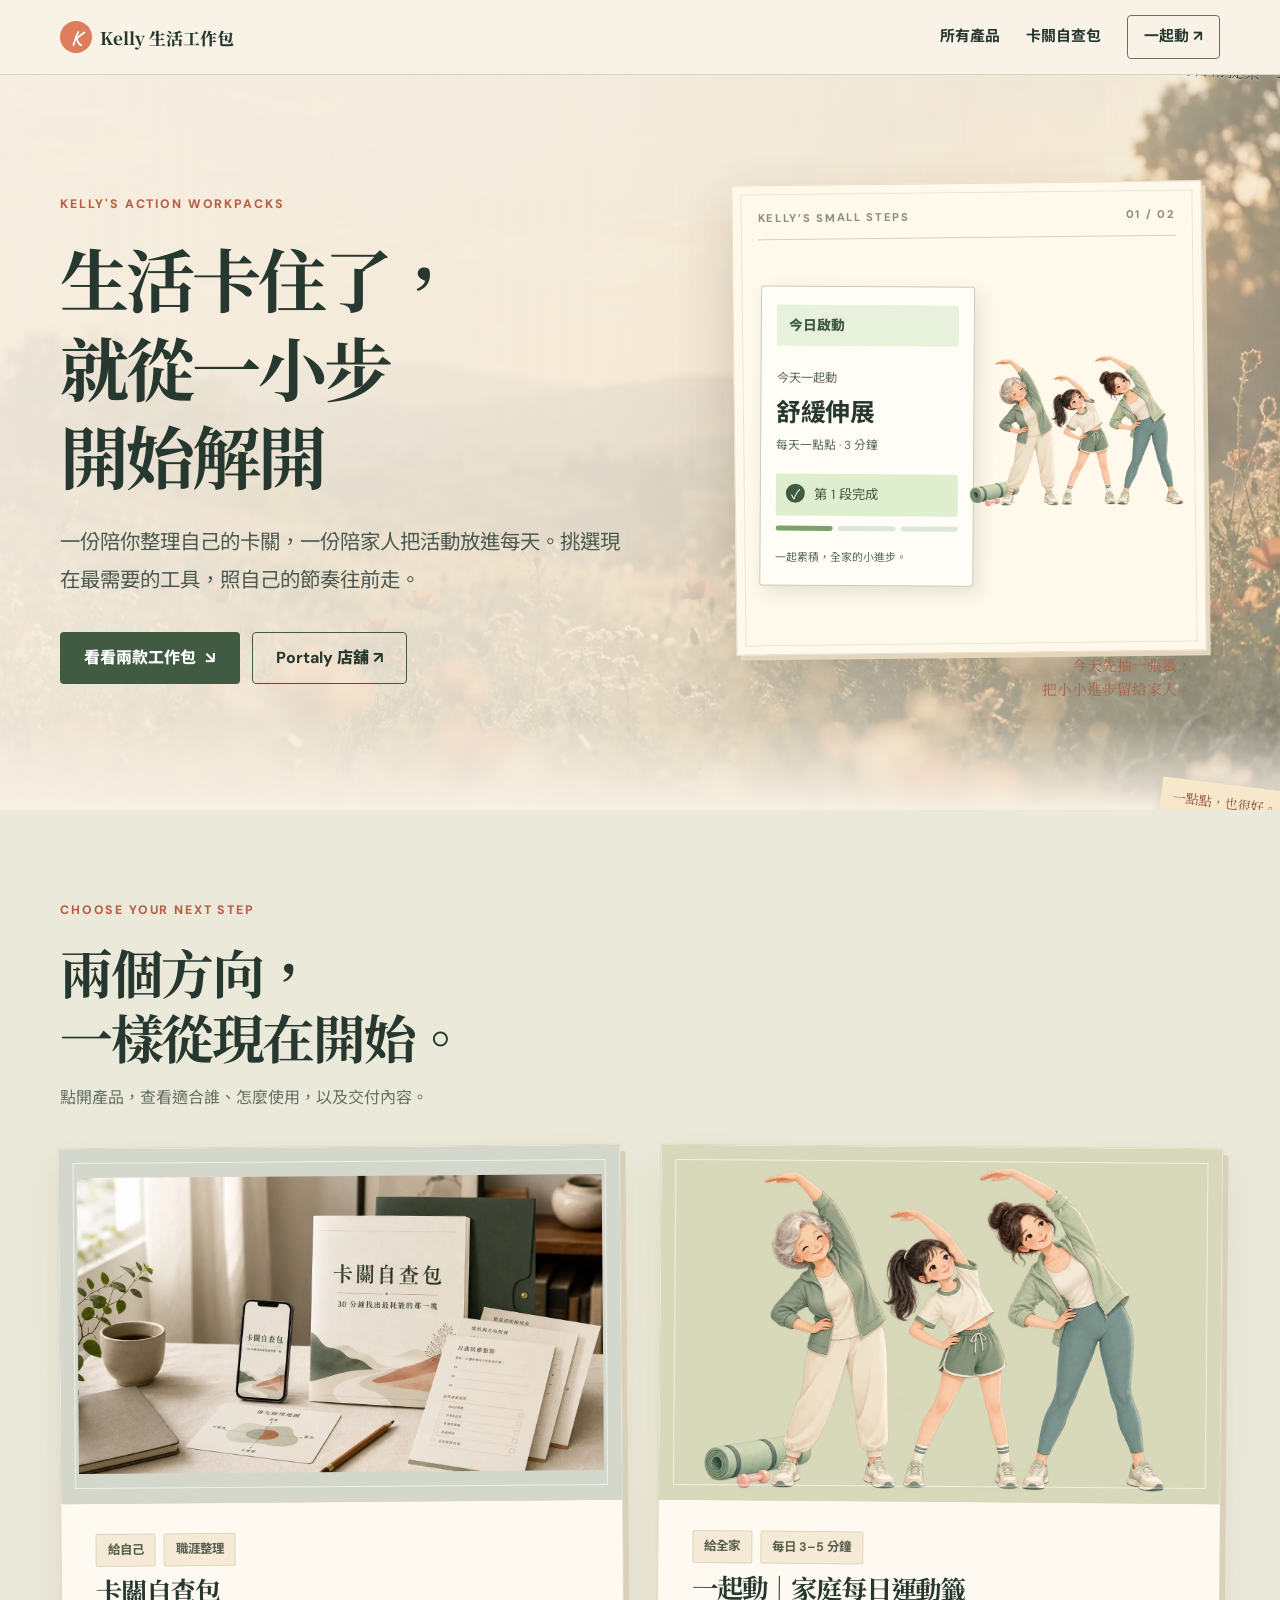
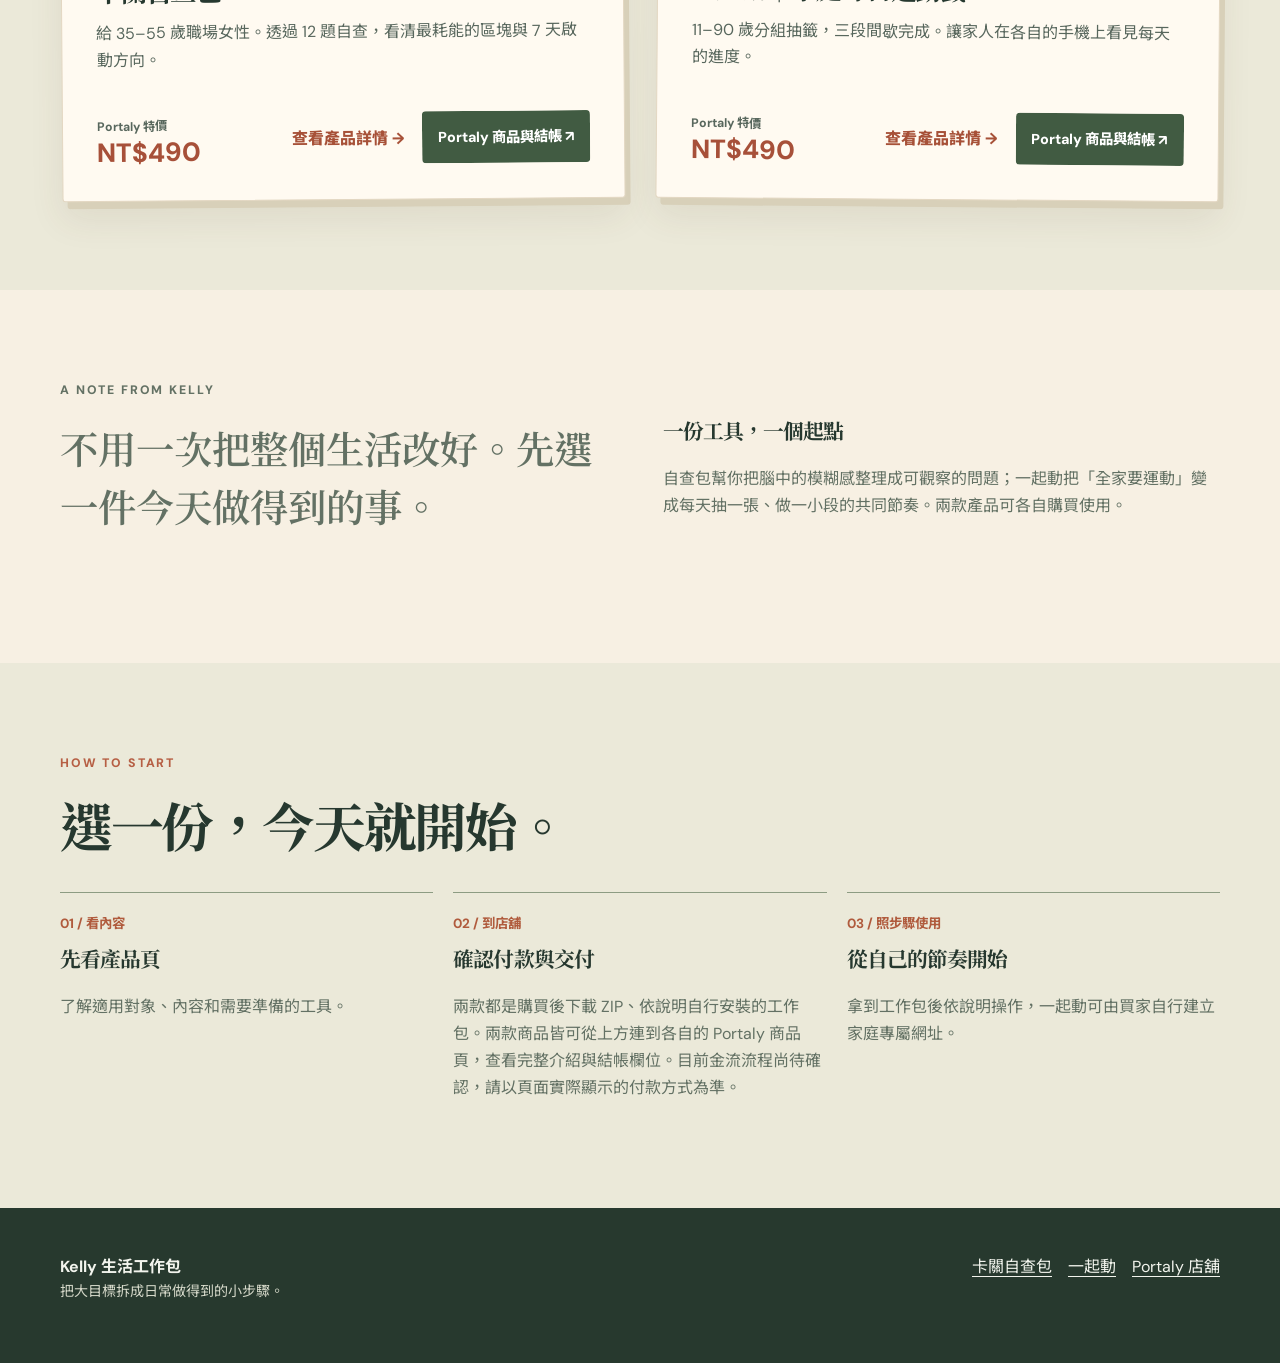
<file: index.html>
<!doctype html><html lang="zh-Hant"><head><meta charset="utf-8"><meta name="viewport" content="width=device-width,initial-scale=1"><meta name="description" content="Kelly 的兩款日常行動工作包：卡關自查包與一起動家庭每日運動籤。看見卡點，帶家人每天動一點。"><title>Kelly 生活工作包｜生活卡住了，就從一小步開始解開</title><link rel="stylesheet" href="./assets/style.css"></head><body>
<a class="skip" href="#main">跳至主要內容</a><header class="site-header"><nav class="container nav" aria-label="主要導覽"><a class="brand" href="./"><span class="brand-mark">K</span>Kelly 生活工作包</a><div class="nav-links"><a class="desktop" href="#products">所有產品</a><a class="desktop" href="./self-check/">卡關自查包</a><a class="nav-pill" href="./family-move/">一起動 ↗</a></div></nav></header>
<main id="main"><section class="hero"><div class="container hero-grid"><div><p class="eyebrow">Kelly's action workpacks</p><h1>生活卡住了，<br>就從一小步<br>開始解開</h1><p class="lead">一份陪你整理自己的卡關，一份陪家人把活動放進每天。挑選現在最需要的工具，照自己的節奏往前走。</p><div class="button-row"><a class="button button-primary" href="#products">看看兩款工作包 <span aria-hidden="true">↘</span></a><a class="button button-outline" href="https://portaly.cc/remotesolo4life" target="_blank" rel="noopener noreferrer">Portaly 店舖 ↗</a></div></div><div class="hero-art"><div class="collage-board"><div class="collage-kicker">KELLY’S SMALL STEPS <span>01 / 02</span></div><div class="exercise-visual"><div class="daily-card"><div class="daily-card-label">今日啟動</div><p class="daily-card-kicker">今天一起動</p><strong>舒緩伸展</strong><span class="daily-card-time">每天一點點 · 3 分鐘</span><div class="daily-card-done"><span aria-hidden="true">✓</span> 第 1 段完成</div><div class="daily-card-progress" aria-label="三段中的第一段已完成"><i></i><i></i><i></i></div><p class="daily-card-footer">一起累積，全家的小進步。</p></div><img class="exercise-people" src="./assets/family-exercise-illustration.webp" alt="媽媽、青少年與長輩一起做輕鬆伸展的可愛插圖"></div></div><div class="collage-caption">今天先抽一張籤，<br>把小小進步留給家人。</div></div><span class="collage-scribble collage-scribble-top">給家人的日常提案 <span aria-hidden="true">↘</span></span><span class="collage-scribble collage-scribble-bottom"><span aria-hidden="true">↗</span> 從一小步開始</span><div class="collage-paper-tab">一點點，也很好。</div></div></section>
<section class="section section-tint" id="products"><div class="container"><div class="section-heading"><p class="eyebrow">Choose your next step</p><h2>兩個方向，<br>一樣從現在開始。</h2><p>點開產品，查看適合誰、怎麼使用，以及交付內容。</p></div><div class="product-grid">
<article class="product-card"><a class="product-image blue" href="./self-check/" aria-label="查看卡關自查包"><img src="./assets/self-check-workbook.webp" alt="卡關自查包數位工作簿、手機與自查表預覽"></a><div class="product-body"><div class="product-meta"><span class="tag">給自己</span><span class="tag">職涯整理</span></div><h3>卡關自查包</h3><p>給 35–55 歲職場女性。透過 12 題自查，看清最耗能的區塊與 7 天啟動方向。</p><div class="product-bottom"><div class="price"><small>Portaly 特價</small>NT$490</div><div class="product-actions"><a class="text-link" href="./self-check/">查看產品詳情 →</a><a class="button button-primary" href="https://portaly.cc/remotesolo4life/product/BvrLxWhY5fwJvWd31z36" target="_blank" rel="noopener noreferrer">Portaly 商品與結帳 ↗</a></div></div></div></article>
<article class="product-card"><a class="product-image mint" href="./family-move/" aria-label="查看一起動家庭每日運動籤"><img src="./assets/family-exercise-illustration.webp" alt="一起動家庭運動籤和家人進度畫面示意"></a><div class="product-body"><div class="product-meta"><span class="tag">給全家</span><span class="tag">每日 3–5 分鐘</span></div><h3>一起動｜家庭每日運動籤</h3><p>11–90 歲分組抽籤，三段間歇完成。讓家人在各自的手機上看見每天的進度。</p><div class="product-bottom"><div class="price"><small>Portaly 特價</small>NT$490</div><div class="product-actions"><a class="text-link" href="./family-move/">查看產品詳情 →</a><a class="button button-primary" href="https://portaly.cc/remotesolo4life/product/tIG8Z6xILl3AcdREr0qx" target="_blank" rel="noopener noreferrer">Portaly 商品與結帳 ↗</a></div></div></div></article>
</div></div></section>
<section class="section"><div class="container statement"><div><p class="eyebrow">A note from Kelly</p><p class="quote">不用一次把整個生活改好。先選一件今天做得到的事。</p></div><div><h3>一份工具，一個起點</h3><p>自查包幫你把腦中的模糊感整理成可觀察的問題；一起動把「全家要運動」變成每天抽一張、做一小段的共同節奏。兩款產品可各自購買使用。</p></div></div></section>
<section class="section section-tint"><div class="container"><div class="section-heading"><p class="eyebrow">How to start</p><h2>選一份，今天就開始。</h2></div><div class="steps"><div class="step"><b>01 / 看內容</b><h3>先看產品頁</h3><p>了解適用對象、內容和需要準備的工具。</p></div><div class="step"><b>02 / 到店舖</b><h3>確認付款與交付</h3><p>兩款都是購買後下載 ZIP、依說明自行安裝的工作包。兩款商品皆可從上方連到各自的 Portaly 商品頁，查看完整介紹與結帳欄位。目前金流流程尚待確認，請以頁面實際顯示的付款方式為準。</p></div><div class="step"><b>03 / 照步驟使用</b><h3>從自己的節奏開始</h3><p>拿到工作包後依說明操作，一起動可由買家自行建立家庭專屬網址。</p></div></div></div></section></main>
<footer class="footer"><div class="container footer-grid"><div><strong>Kelly 生活工作包</strong><p>把大目標拆成日常做得到的小步驟。</p></div><div><a href="./self-check/">卡關自查包</a>　<a href="./family-move/">一起動</a>　<a href="https://portaly.cc/remotesolo4life" target="_blank" rel="noopener noreferrer">Portaly 店舖</a></div></div></footer>
</body></html>
</file>
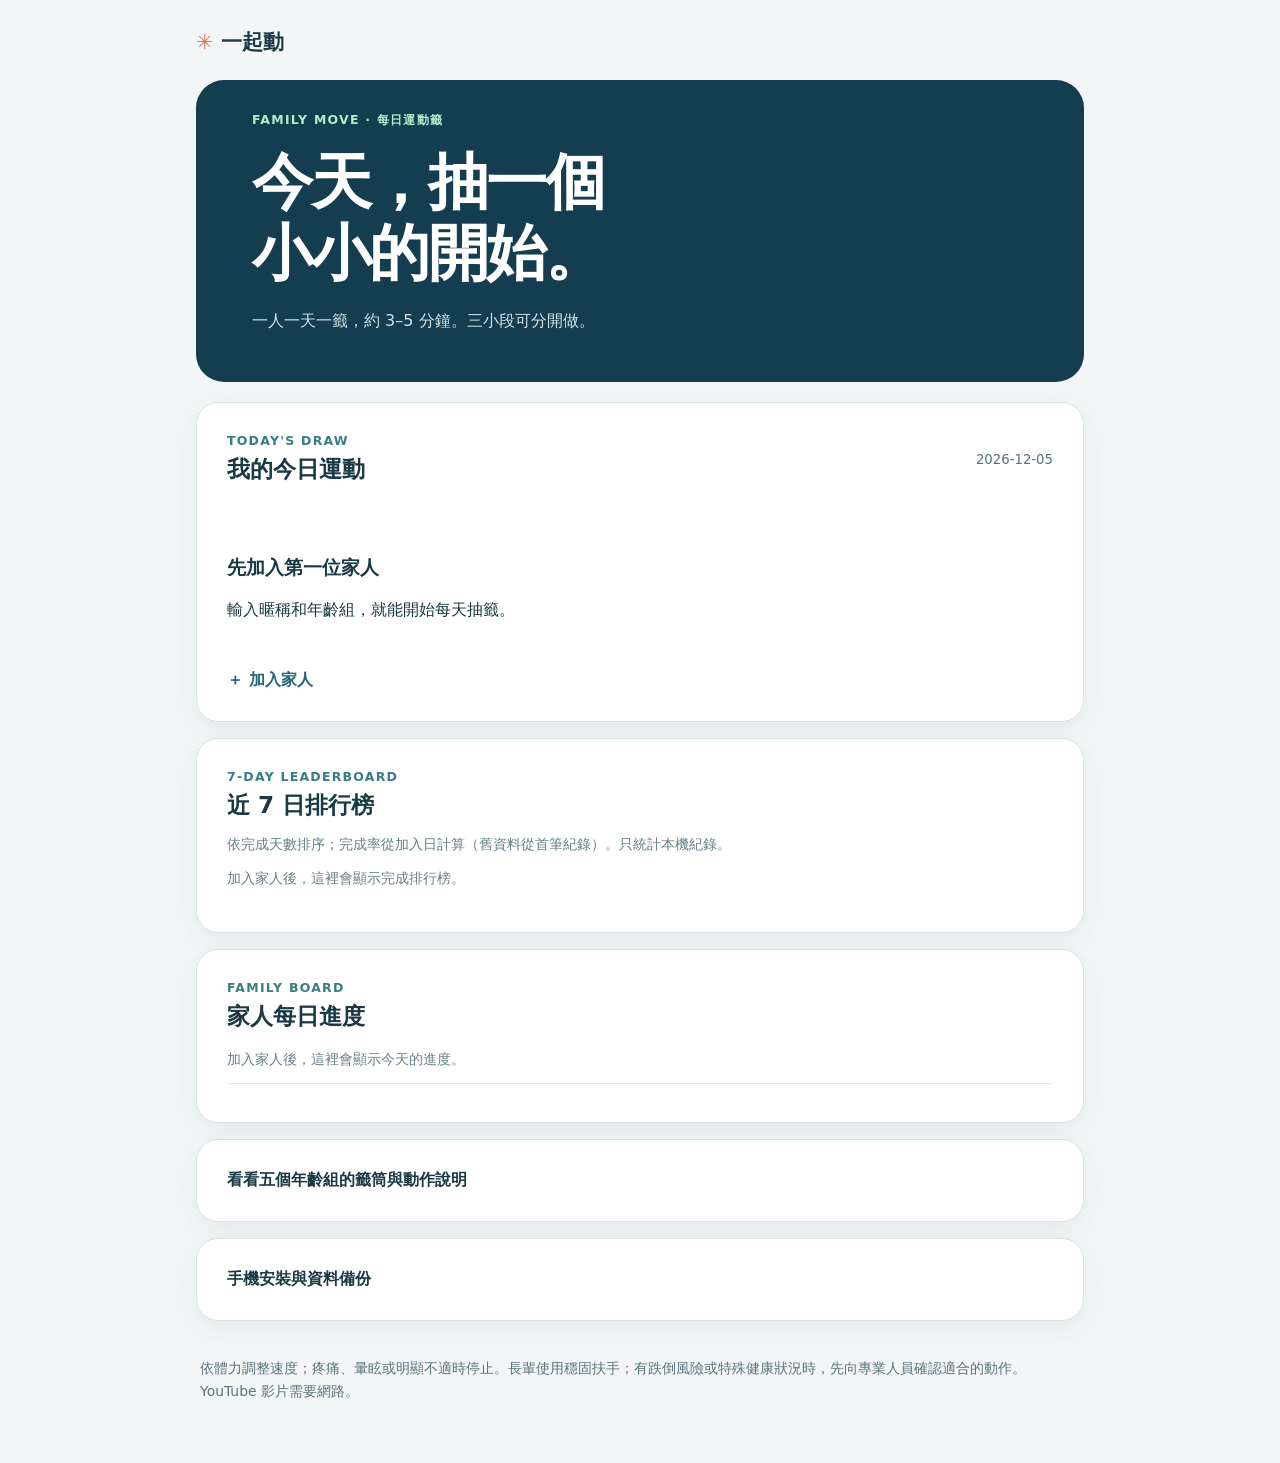
<file: family-exercise/index.html>
<!doctype html>
<html lang="zh-Hant">
<head>
  <meta charset="utf-8">
  <meta name="viewport" content="width=device-width, initial-scale=1, viewport-fit=cover">
  <meta name="theme-color" content="#143d50">
  <meta name="description" content="五個年齡組，每天一支 3–5 分鐘運動籤。">
  <link rel="manifest" href="./manifest.webmanifest">
  <link rel="icon" href="./icon.svg" type="image/svg+xml">
  <link rel="apple-touch-icon" href="./icon-192.png">
  <link rel="stylesheet" href="./style.css">
  <title>一起動｜家人每日運動籤</title>
</head>
<body>
  <main class="shell">
    <header class="top"><div class="logo"><span>✳</span> 一起動</div><button id="install" class="ghost" hidden>安裝到手機</button></header>
    <section class="hero"><p class="eyebrow">FAMILY MOVE · 每日運動籤</p><h1>今天，抽一個<br>小小的開始。</h1><p>一人一天一籤，約 3–5 分鐘。三小段可分開做。</p></section>
    <section class="card">
      <div class="heading"><div><p class="eyebrow">TODAY'S DRAW</p><h2>我的今日運動</h2></div><span id="today"></span></div>
      <div id="members" class="members"></div>
      <div id="draw"></div>
      <details class="addbox"><summary>＋ 加入家人</summary><form id="add-form"><label>暱稱<input name="name" maxlength="20" required placeholder="例如：媽媽"></label><label>年齡組<select name="group"></select></label><button class="primary">加入</button></form></details>
    </section>
    <section class="card"><div class="heading"><div><p class="eyebrow">7-DAY LEADERBOARD</p><h2>近 7 日排行榜</h2></div></div><p class="board-note">依完成天數排序；完成率從加入日計算（舊資料從首筆紀錄）。只統計本機紀錄。</p><div id="leaderboard"></div></section>
    <section class="card"><div class="heading"><div><p class="eyebrow">FAMILY BOARD</p><h2>家人每日進度</h2></div></div><div id="board"></div><div id="history"></div></section>
    <details class="card catalogue"><summary>看看五個年齡組的籤筒與動作說明</summary><div id="catalogue"></div></details>
    <details class="card settings"><summary>手機安裝與資料備份</summary>
      <div class="setting-body"><p>Android：用 Chrome 開啟此頁，點「安裝到手機」或瀏覽器選單的「新增至主畫面」。iPhone：用 Safari 開啟此頁，點分享，再選「加入主畫面」。</p>
      <p>資料只存在這台裝置的此瀏覽器。不同手機不會自動同步；換手機前先匯出，再於新手機匯入。</p>
      <div class="actions"><button id="export" class="secondary">匯出備份 JSON</button><label class="file-label">匯入備份 JSON<input type="file" id="import" accept=".json,application/json"></label></div>
      <p id="message" role="status"></p></div>
    </details>
    <footer>依體力調整速度；疼痛、暈眩或明顯不適時停止。長輩使用穩固扶手；有跌倒風險或特殊健康狀況時，先向專業人員確認適合的動作。YouTube 影片需要網路。</footer>
  </main>
  <script src="./data.js" defer></script>
  <script src="./app.js" defer></script>
</body>
</html>
</file>
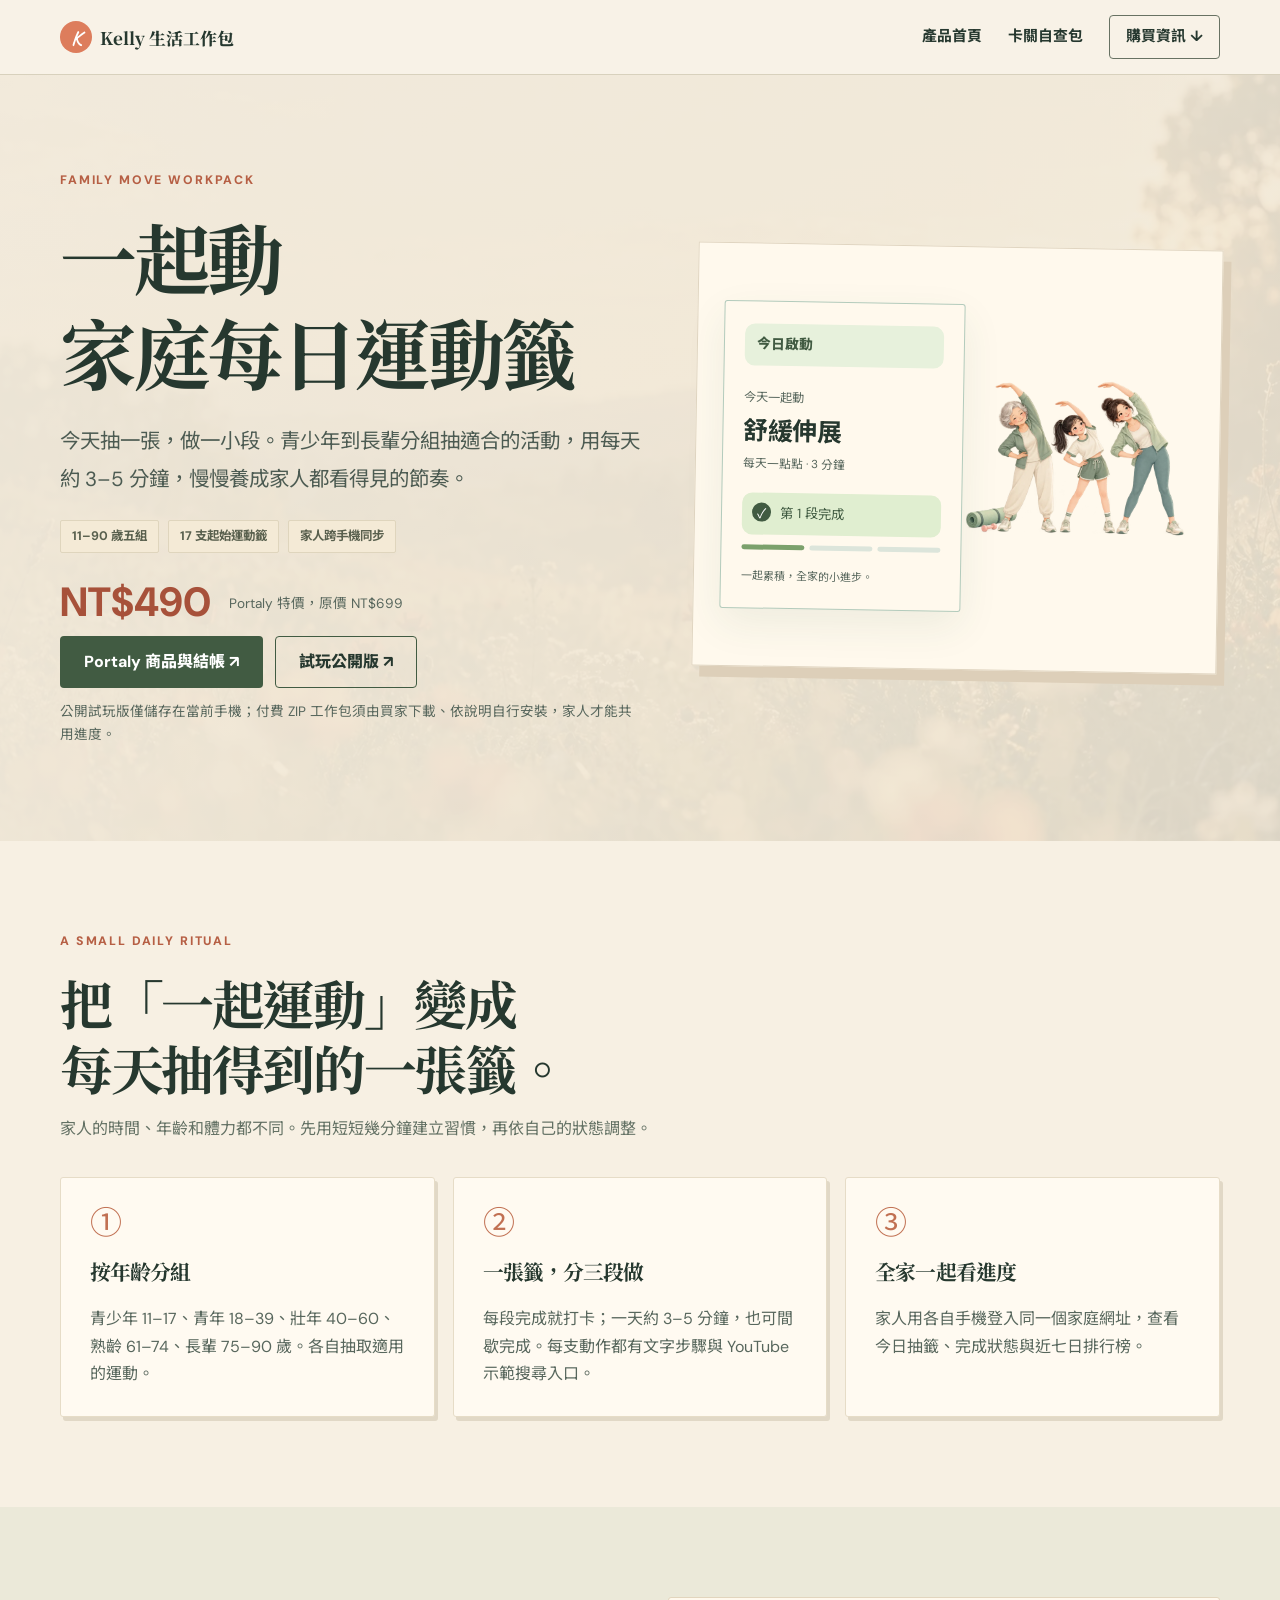
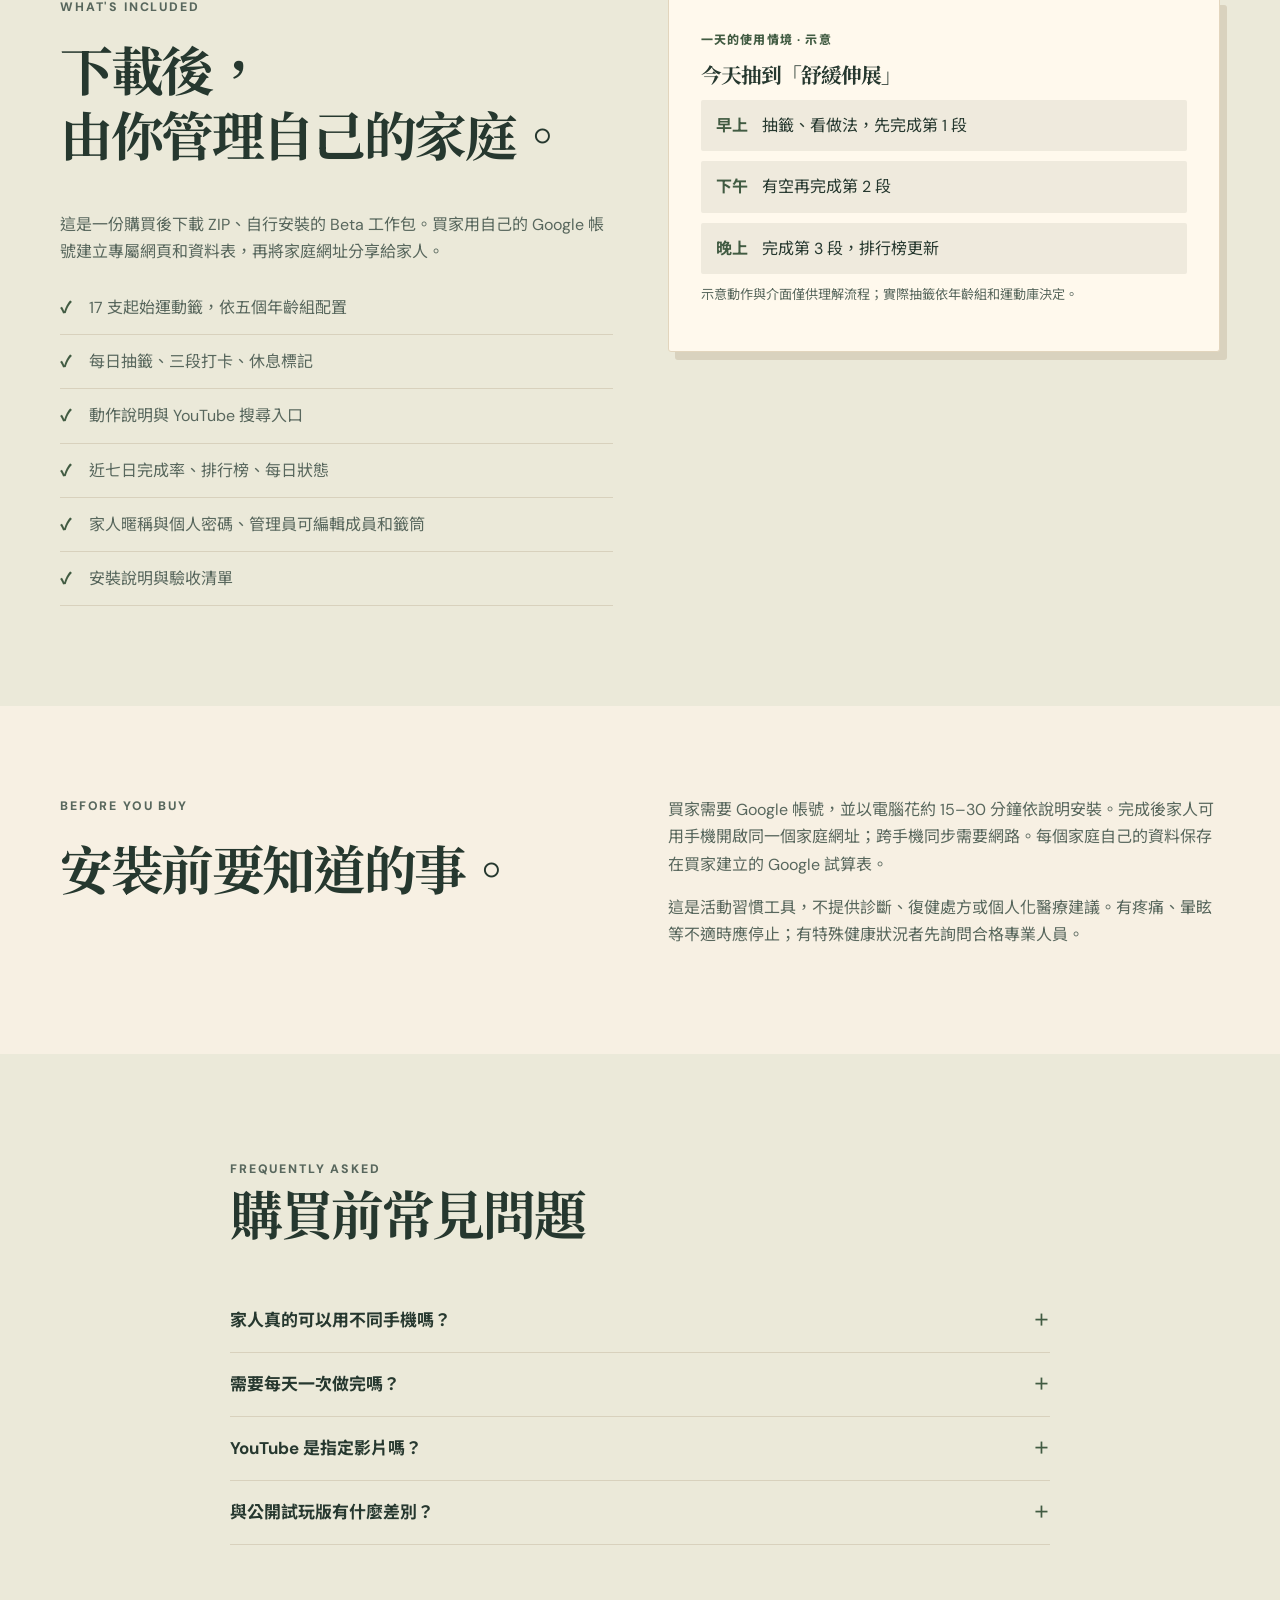
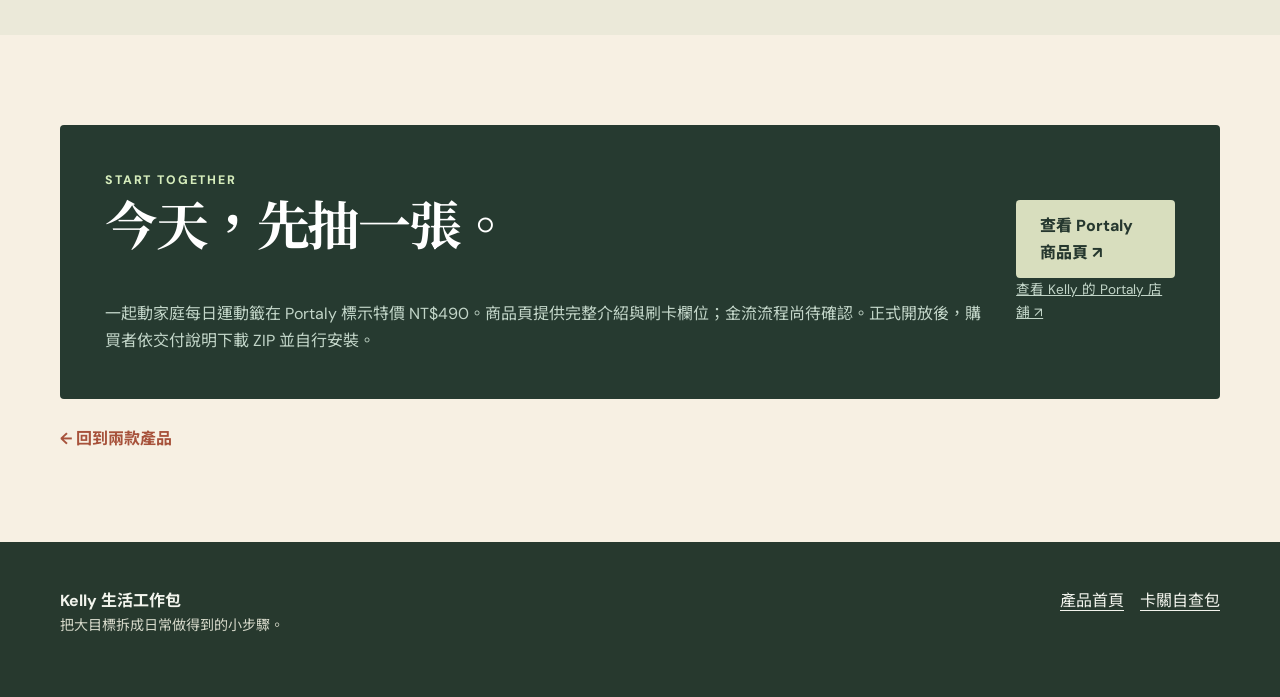
<file: family-move/index.html>
<!doctype html><html lang="zh-Hant"><head><meta charset="utf-8"><meta name="viewport" content="width=device-width,initial-scale=1"><meta name="description" content="一起動家庭每日運動籤：11–90 歲五組，每天 3–5 分鐘，可分三段完成，跨手機同步家庭進度。特價 NT$490。"><title>一起動｜家庭每日運動籤｜Kelly 生活工作包</title><link rel="stylesheet" href="../assets/style.css"></head><body>
<a class="skip" href="#main">跳至主要內容</a><header class="site-header"><nav class="container nav" aria-label="主要導覽"><a class="brand" href="../"><span class="brand-mark">K</span>Kelly 生活工作包</a><div class="nav-links"><a class="desktop" href="../">產品首頁</a><a class="desktop" href="../self-check/">卡關自查包</a><a class="nav-pill" href="#purchase">購買資訊 ↓</a></div></nav></header>
<main id="main"><section class="detail-hero"><div class="container detail-hero-grid"><div><p class="eyebrow">Family move workpack</p><h1>一起動<br>家庭每日運動籤</h1><p class="lead">今天抽一張，做一小段。青少年到長輩分組抽適合的活動，用每天約 3–5 分鐘，慢慢養成家人都看得見的節奏。</p><div class="mini"><span class="tag">11–90 歲五組</span><span class="tag">17 支起始運動籤</span><span class="tag">家人跨手機同步</span></div><div class="price-box"><strong>NT$490</strong><span>Portaly 特價，原價 NT$699</span></div><div class="button-row"><a class="button button-primary" href="https://portaly.cc/remotesolo4life/product/tIG8Z6xILl3AcdREr0qx" target="_blank" rel="noopener noreferrer">Portaly 商品與結帳 ↗</a><a class="button button-outline" href="https://twkelly69.github.io/family-exercise/" target="_blank" rel="noopener noreferrer">試玩公開版 ↗</a></div><p class="detail-note">公開試玩版僅儲存在當前手機；付費 ZIP 工作包須由買家下載、依說明自行安裝，家人才能共用進度。</p></div><figure><div class="exercise-visual"><div class="daily-card"><div class="daily-card-label">今日啟動</div><p class="daily-card-kicker">今天一起動</p><strong>舒緩伸展</strong><span class="daily-card-time">每天一點點 · 3 分鐘</span><div class="daily-card-done"><span aria-hidden="true">✓</span> 第 1 段完成</div><div class="daily-card-progress" aria-label="三段中的第一段已完成"><i></i><i></i><i></i></div><p class="daily-card-footer">一起累積，全家的小進步。</p></div><img class="exercise-people" src="../assets/family-exercise-illustration.webp" alt="媽媽、青少年與長輩一起做輕鬆伸展的可愛插圖"></div></figure></div></section>
<section class="section"><div class="container"><div class="section-heading"><p class="eyebrow">A small daily ritual</p><h2>把「一起運動」變成<br>每天抽得到的一張籤。</h2><p>家人的時間、年齡和體力都不同。先用短短幾分鐘建立習慣，再依自己的狀態調整。</p></div><div class="feature-list"><div class="feature"><div class="icon">①</div><h3>按年齡分組</h3><p>青少年 11–17、青年 18–39、壯年 40–60、熟齡 61–74、長輩 75–90 歲。各自抽取適用的運動。</p></div><div class="feature"><div class="icon">②</div><h3>一張籤，分三段做</h3><p>每段完成就打卡；一天約 3–5 分鐘，也可間歇完成。每支動作都有文字步驟與 YouTube 示範搜尋入口。</p></div><div class="feature"><div class="icon">③</div><h3>全家一起看進度</h3><p>家人用各自手機登入同一個家庭網址，查看今日抽籤、完成狀態與近七日排行榜。</p></div></div></div></section>
<section class="section section-tint"><div class="container split"><div><p class="eyebrow">What's included</p><h2>下載後，<br>由你管理自己的家庭。</h2><p>這是一份購買後下載 ZIP、自行安裝的 Beta 工作包。買家用自己的 Google 帳號建立專屬網頁和資料表，再將家庭網址分享給家人。</p><ul class="check-list"><li>17 支起始運動籤，依五個年齡組配置</li><li>每日抽籤、三段打卡、休息標記</li><li>動作說明與 YouTube 搜尋入口</li><li>近七日完成率、排行榜、每日狀態</li><li>家人暱稱與個人密碼、管理員可編輯成員和籤筒</li><li>安裝說明與驗收清單</li></ul></div><div class="example"><div class="example-kicker">一天的使用情境 · 示意</div><h3>今天抽到「舒緩伸展」</h3><div class="example-row"><b>早上</b><span>抽籤、看做法，先完成第 1 段</span></div><div class="example-row"><b>下午</b><span>有空再完成第 2 段</span></div><div class="example-row"><b>晚上</b><span>完成第 3 段，排行榜更新</span></div><p class="small-print">示意動作與介面僅供理解流程；實際抽籤依年齡組和運動庫決定。</p></div></div></section>
<section class="section"><div class="container split"><div><p class="eyebrow">Before you buy</p><h2>安裝前要知道的事。</h2></div><div><p>買家需要 Google 帳號，並以電腦花約 15–30 分鐘依說明安裝。完成後家人可用手機開啟同一個家庭網址；跨手機同步需要網路。每個家庭自己的資料保存在買家建立的 Google 試算表。</p><p>這是活動習慣工具，不提供診斷、復健處方或個人化醫療建議。有疼痛、暈眩等不適時應停止；有特殊健康狀況者先詢問合格專業人員。</p></div></div></section>
<section class="section section-tint"><div class="container faq"><p class="eyebrow">Frequently asked</p><h2>購買前常見問題</h2><details><summary>家人真的可以用不同手機嗎？</summary><p>可以。買家完成 Google Apps Script 安裝後，家人用同一個家庭網址，以自己的暱稱與密碼登入。兩支手機都要有網路，資料讀寫同一份家庭試算表。</p></details><details><summary>需要每天一次做完嗎？</summary><p>不用。抽到的運動分三段，可在一天中間歇完成；一段一段按下打卡。</p></details><details><summary>YouTube 是指定影片嗎？</summary><p>工作包會開啟對應動作的 YouTube 搜尋結果，讓家人自行選擇適合的示範，並非內嵌或逐支審核的影片。</p></details><details><summary>與公開試玩版有什麼差別？</summary><p>公開版只在當前裝置記錄。付費工作包由買家自己安裝家庭網頁和資料表，讓家人在不同手機上共用當日狀態與排行榜。</p></details></div></section>
<section class="section" id="purchase"><div class="container"><div class="purchase-band"><div><p class="eyebrow" style="color:#d6edbc">Start together</p><h2>今天，先抽一張。</h2><p>一起動家庭每日運動籤在 Portaly 標示特價 NT$490。商品頁提供完整介紹與刷卡欄位；金流流程尚待確認。正式開放後，購買者依交付說明下載 ZIP 並自行安裝。</p></div><div><a class="button button-primary" href="https://portaly.cc/remotesolo4life/product/tIG8Z6xILl3AcdREr0qx" target="_blank" rel="noopener noreferrer">查看 Portaly 商品頁 ↗</a><p class="detail-note" style="color:#c2d5c8"><a href="https://portaly.cc/remotesolo4life" target="_blank" rel="noopener noreferrer"><u>查看 Kelly 的 Portaly 店舖 ↗</u></a></p></div></div><a class="back" href="../">← 回到兩款產品</a></div></section></main>
<footer class="footer"><div class="container footer-grid"><div><strong>Kelly 生活工作包</strong><p>把大目標拆成日常做得到的小步驟。</p></div><div><a href="../">產品首頁</a>　<a href="../self-check/">卡關自查包</a></div></div></footer></body></html>
</file>
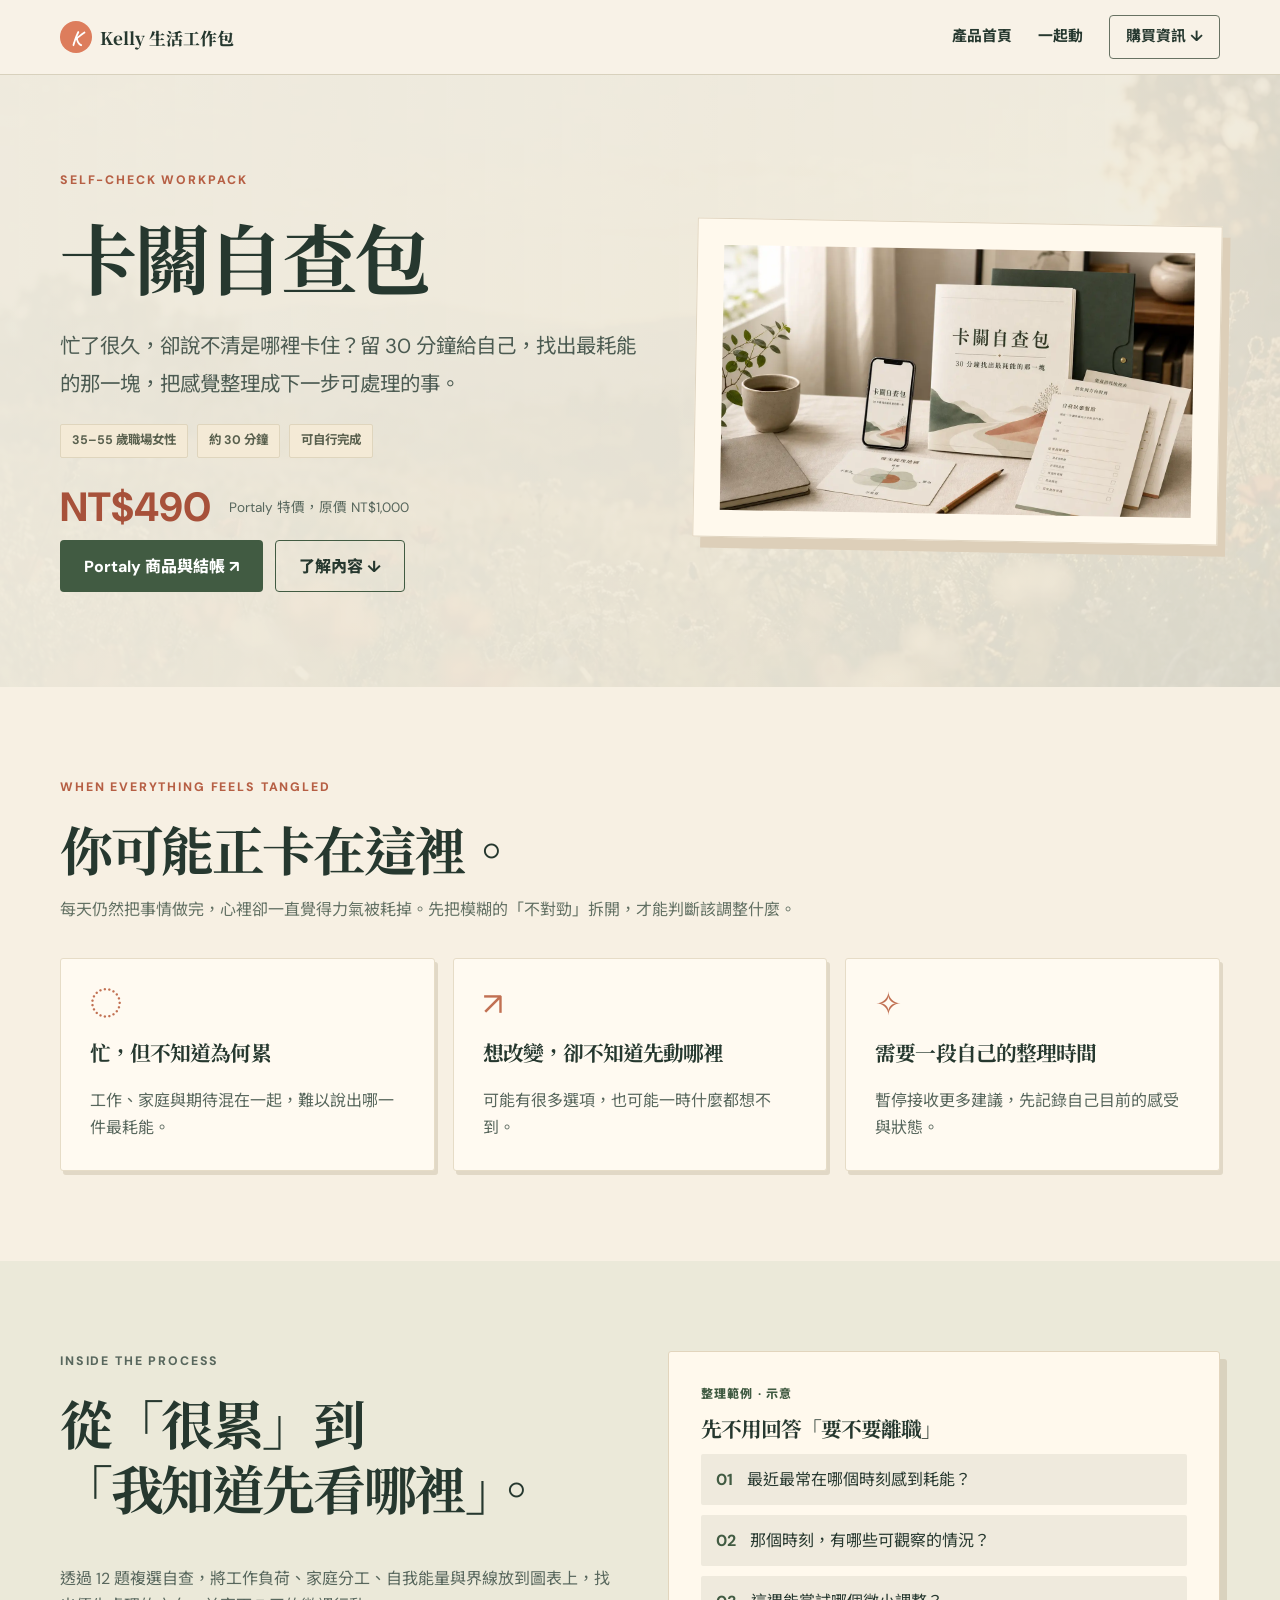
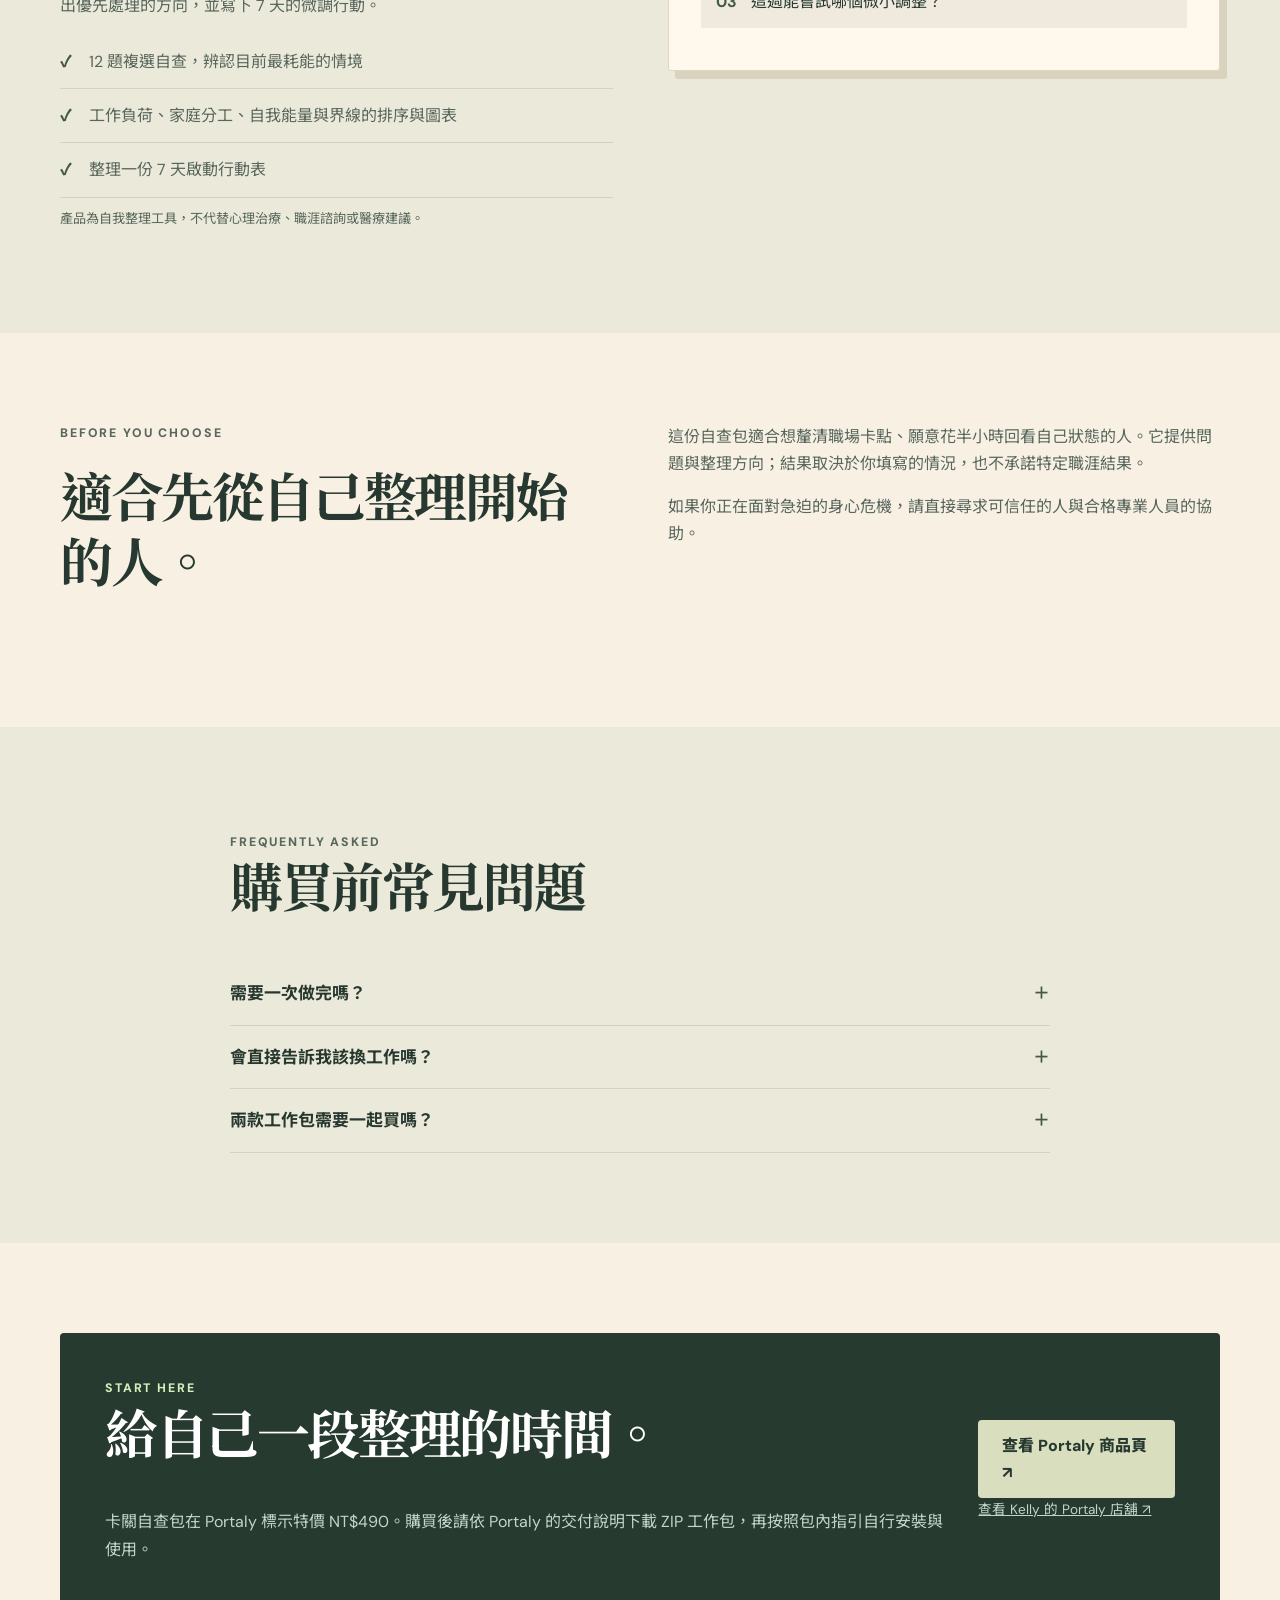
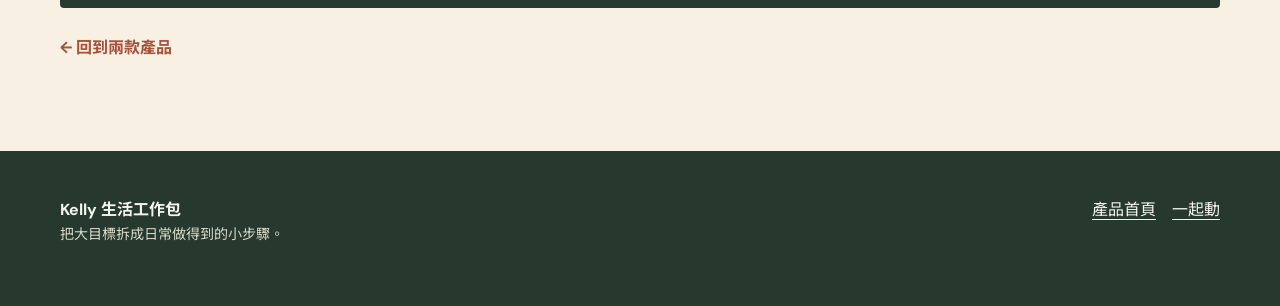
<file: self-check/index.html>
<!doctype html><html lang="zh-Hant"><head><meta charset="utf-8"><meta name="viewport" content="width=device-width,initial-scale=1"><meta name="description" content="卡關自查包：給 35–55 歲職場女性，花約 30 分鐘整理最耗能的工作卡點。特價 NT$490。"><title>卡關自查包｜Kelly 生活工作包</title><link rel="stylesheet" href="../assets/style.css"></head><body>
<a class="skip" href="#main">跳至主要內容</a><header class="site-header"><nav class="container nav" aria-label="主要導覽"><a class="brand" href="../"><span class="brand-mark">K</span>Kelly 生活工作包</a><div class="nav-links"><a class="desktop" href="../">產品首頁</a><a class="desktop" href="../family-move/">一起動</a><a class="nav-pill" href="#purchase">購買資訊 ↓</a></div></nav></header>
<main id="main"><section class="detail-hero blue"><div class="container detail-hero-grid"><div><p class="eyebrow">Self-check workpack</p><h1>卡關自查包</h1><p class="lead">忙了很久，卻說不清是哪裡卡住？留 30 分鐘給自己，找出最耗能的那一塊，把感覺整理成下一步可處理的事。</p><div class="mini"><span class="tag">35–55 歲職場女性</span><span class="tag">約 30 分鐘</span><span class="tag">可自行完成</span></div><div class="price-box"><strong>NT$490</strong><span>Portaly 特價，原價 NT$1,000</span></div><div class="button-row"><a class="button button-primary" href="https://portaly.cc/remotesolo4life/product/BvrLxWhY5fwJvWd31z36" target="_blank" rel="noopener noreferrer">Portaly 商品與結帳 ↗</a><a class="button button-outline" href="#process">了解內容 ↓</a></div></div><figure><img src="../assets/self-check-workbook.webp" alt="卡關自查包數位工作簿、手機與自查表預覽"></figure></div></section>
<section class="section"><div class="container"><div class="section-heading"><p class="eyebrow">When everything feels tangled</p><h2>你可能正卡在這裡。</h2><p>每天仍然把事情做完，心裡卻一直覺得力氣被耗掉。先把模糊的「不對勁」拆開，才能判斷該調整什麼。</p></div><div class="feature-list"><div class="feature"><div class="icon">◌</div><h3>忙，但不知道為何累</h3><p>工作、家庭與期待混在一起，難以說出哪一件最耗能。</p></div><div class="feature"><div class="icon">↗</div><h3>想改變，卻不知道先動哪裡</h3><p>可能有很多選項，也可能一時什麼都想不到。</p></div><div class="feature"><div class="icon">✧</div><h3>需要一段自己的整理時間</h3><p>暫停接收更多建議，先記錄自己目前的感受與狀態。</p></div></div></div></section>
<section class="section section-tint" id="process"><div class="container split"><div><p class="eyebrow">Inside the process</p><h2>從「很累」到<br>「我知道先看哪裡」。</h2><p>透過 12 題複選自查，將工作負荷、家庭分工、自我能量與界線放到圖表上，找出優先處理的方向，並寫下 7 天的微調行動。</p><ul class="check-list"><li>12 題複選自查，辨認目前最耗能的情境</li><li>工作負荷、家庭分工、自我能量與界線的排序與圖表</li><li>整理一份 7 天啟動行動表</li></ul><p class="small-print">產品為自我整理工具，不代替心理治療、職涯諮詢或醫療建議。</p></div><div class="example"><div class="example-kicker">整理範例 · 示意</div><h3>先不用回答「要不要離職」</h3><div class="example-row"><b>01</b><span>最近最常在哪個時刻感到耗能？</span></div><div class="example-row"><b>02</b><span>那個時刻，有哪些可觀察的情況？</span></div><div class="example-row"><b>03</b><span>這週能嘗試哪個微小調整？</span></div></div></div></section>
<section class="section"><div class="container split"><div><p class="eyebrow">Before you choose</p><h2>適合先從自己整理開始的人。</h2></div><div><p>這份自查包適合想釐清職場卡點、願意花半小時回看自己狀態的人。它提供問題與整理方向；結果取決於你填寫的情況，也不承諾特定職涯結果。</p><p>如果你正在面對急迫的身心危機，請直接尋求可信任的人與合格專業人員的協助。</p></div></div></section>
<section class="section section-tint"><div class="container faq"><p class="eyebrow">Frequently asked</p><h2>購買前常見問題</h2><details><summary>需要一次做完嗎？</summary><p>可以先預留約 30 分鐘，依自己的節奏填寫與回看。覺得需要停下來時，可以稍後再繼續。</p></details><details><summary>會直接告訴我該換工作嗎？</summary><p>不會。這是自查與整理工具，幫助你看見自己的情況，並不替你做職涯決定。</p></details><details><summary>兩款工作包需要一起買嗎？</summary><p>不需要。卡關自查包與一起動是兩款獨立產品，可依目前的需要選擇。</p></details></div></section>
<section class="section" id="purchase"><div class="container"><div class="purchase-band"><div><p class="eyebrow" style="color:#d6edbc">Start here</p><h2>給自己一段整理的時間。</h2><p>卡關自查包在 Portaly 標示特價 NT$490。購買後請依 Portaly 的交付說明下載 ZIP 工作包，再按照包內指引自行安裝與使用。</p></div><div><a class="button button-primary" href="https://portaly.cc/remotesolo4life/product/BvrLxWhY5fwJvWd31z36" target="_blank" rel="noopener noreferrer">查看 Portaly 商品頁 ↗</a><p class="detail-note" style="color:#c2d5c8"><a href="https://portaly.cc/remotesolo4life" target="_blank" rel="noopener noreferrer"><u>查看 Kelly 的 Portaly 店舖 ↗</u></a></p></div></div><a class="back" href="../">← 回到兩款產品</a></div></section></main>
<footer class="footer"><div class="container footer-grid"><div><strong>Kelly 生活工作包</strong><p>把大目標拆成日常做得到的小步驟。</p></div><div><a href="../">產品首頁</a>　<a href="../family-move/">一起動</a></div></div></footer></body></html>
</file>
<file: assets/style.css>
@import url('https://fonts.googleapis.com/css2?family=Caveat:wght@500;600;700&family=Noto+Serif+TC:wght@500;600;700&display=swap');
@import url('https://fonts.googleapis.com/css2?family=DM+Sans:wght@400;500;600;700&family=Noto+Sans+TC:wght@400;500;600;700;800&display=swap');
:root{--ink:#18332e;--muted:#58716a;--cream:#f8f7f0;--paper:#fffdf8;--line:#dce5db;--green:#376e5c;--lime:#d8edba;--coral:#ed987d;--blue:#d5e8ec;--radius:24px}
*{box-sizing:border-box}html{scroll-behavior:smooth}body{margin:0;background:var(--cream);color:var(--ink);font-family:"DM Sans","Noto Sans TC",sans-serif;line-height:1.7}a{color:inherit;text-decoration:none}button{font:inherit}img{max-width:100%;display:block}h1,h2,h3,p{margin-top:0}h1,h2,h3{line-height:1.24;letter-spacing:-.035em}h1{font-size:clamp(2.5rem,6vw,5rem);font-weight:800}h2{font-size:clamp(2rem,4.2vw,3.3rem);font-weight:800}h3{font-size:1.3rem}.container{width:min(1160px,calc(100% - 40px));margin:auto}.skip{position:absolute;left:-999px;top:0;background:var(--ink);color:#fff;padding:12px}.skip:focus{left:10px;z-index:20}
.site-header{position:sticky;top:0;z-index:10;background:rgba(248,247,240,.95);backdrop-filter:blur(14px);border-bottom:1px solid var(--line)}.nav{min-height:74px;display:flex;align-items:center;justify-content:space-between;gap:20px}.brand{font-size:1.06rem;font-weight:800;letter-spacing:-.02em;white-space:nowrap}.brand-mark{display:inline-grid;place-items:center;width:32px;height:32px;border-radius:10px;background:var(--green);color:#fff;margin-right:8px;transform:rotate(-8deg)}.nav-links{display:flex;gap:26px;align-items:center;font-size:.93rem;font-weight:700}.nav-links a:hover,.text-link:hover{text-decoration:underline;text-underline-offset:5px}.nav-pill{border:1px solid var(--ink);border-radius:999px;padding:8px 16px}
.eyebrow{text-transform:uppercase;letter-spacing:.18em;color:var(--green);font-size:.77rem;font-weight:800;margin-bottom:18px}.lead{font-size:clamp(1.05rem,1.7vw,1.28rem);line-height:1.85;color:var(--muted);max-width:680px}.hero{padding:90px 0 64px;position:relative;overflow:hidden}.hero-grid{display:grid;grid-template-columns:1.1fr .9fr;gap:50px;align-items:center}.hero h1{margin-bottom:25px}.hero .lead{margin-bottom:32px}.hero-art{min-height:460px;display:grid;place-items:center;position:relative}.hero-art:before{content:"";position:absolute;inset:12% 6%;background:var(--lime);border-radius:51% 49% 44% 56%/58% 42% 58% 42%;transform:rotate(12deg)}.hero-art img{position:relative;width:min(100%,560px);filter:drop-shadow(0 26px 25px rgba(30,65,45,.12))}
.button-row{display:flex;flex-wrap:wrap;gap:12px}.button{display:inline-flex;align-items:center;justify-content:center;gap:9px;min-height:52px;padding:11px 23px;border-radius:999px;font-weight:800;transition:transform .2s,background .2s;border:1px solid transparent}.button:hover{transform:translateY(-2px)}.button:focus-visible,a:focus-visible{outline:3px solid #c77d42;outline-offset:3px}.button-primary{background:var(--ink);color:#fff}.button-primary:hover{background:var(--green)}.button-outline{border-color:var(--ink);background:transparent}.button-muted{background:#e5e9e2;color:#59665f;cursor:not-allowed}.button-muted:hover{transform:none}.micro{font-size:.84rem;color:var(--muted)}
.section{padding:88px 0}.section-tint{background:#eef3e9}.section-heading{max-width:760px;margin-bottom:35px}.section-heading p:last-child{color:var(--muted)}.product-grid{display:grid;grid-template-columns:repeat(2,minmax(0,1fr));gap:24px}.product-card{background:var(--paper);border:1px solid var(--line);border-radius:var(--radius);overflow:hidden;display:flex;flex-direction:column;box-shadow:0 10px 35px rgba(37,72,54,.05)}.product-card:hover{box-shadow:0 18px 50px rgba(37,72,54,.1)}.product-image{height:330px;display:grid;place-items:center;padding:18px}.product-image.mint{background:#dceecf}.product-image.blue{background:#dcebed}.product-image img{height:100%;object-fit:contain}.product-body{padding:32px;display:flex;flex-direction:column;flex:1}.product-body h3{font-size:1.65rem;margin:8px 0 12px}.product-body p{color:var(--muted)}.product-meta{display:flex;gap:8px;flex-wrap:wrap}.tag{font-size:.78rem;font-weight:700;border:1px solid #bbd5c1;border-radius:999px;padding:5px 11px;color:#375d4a}.product-bottom{display:flex;align-items:end;justify-content:space-between;gap:16px;margin-top:auto;padding-top:24px}.price{font-weight:800;font-size:1.65rem;line-height:1}.price small{font-size:.77rem;color:var(--muted);font-weight:700;display:block;margin-bottom:7px}.text-link{font-weight:800;color:var(--green);white-space:nowrap}
.statement{display:grid;grid-template-columns:1fr 1fr;gap:45px;align-items:center}.statement .quote{font-size:clamp(1.6rem,3vw,2.4rem);font-weight:700;line-height:1.5;max-width:650px}.statement p{color:var(--muted)}.steps{display:grid;grid-template-columns:repeat(3,1fr);gap:20px}.step{border-top:1px solid var(--green);padding-top:20px}.step b{display:block;color:var(--green);font-size:.84rem;margin-bottom:10px}.step p{color:var(--muted)}.footer{background:var(--ink);color:#f2f4ed;padding:45px 0}.footer-grid{display:flex;justify-content:space-between;gap:30px;flex-wrap:wrap}.footer a{text-decoration:underline;text-underline-offset:4px}.footer p{color:#c2d5c8;font-size:.88rem;max-width:560px}
.detail-hero{padding:78px 0;background:#eef3e9}.detail-hero.blue{background:#e7f1f3}.detail-hero-grid{display:grid;grid-template-columns:1.05fr .95fr;align-items:center;gap:55px}.detail-hero h1{margin-bottom:24px}.detail-hero figure{margin:0}.detail-hero img{width:min(100%,560px);margin:auto;filter:drop-shadow(0 22px 20px rgba(21,56,50,.11))}.detail-hero .mini{display:flex;flex-wrap:wrap;gap:9px;margin-bottom:24px}.price-box{margin:30px 0 12px;display:flex;align-items:center;gap:18px}.price-box strong{font-size:2.55rem;line-height:1}.price-box span{font-size:.85rem;color:var(--muted)}.detail-note{font-size:.85rem;color:var(--muted);margin:12px 0 0}.section .feature-list{display:grid;grid-template-columns:repeat(3,1fr);gap:18px}.feature{background:#fff;border:1px solid var(--line);padding:29px;border-radius:20px}.feature .icon{font-size:2rem;line-height:1;margin-bottom:20px}.feature p{color:var(--muted);margin:0}.split{display:grid;grid-template-columns:1fr 1fr;gap:55px;align-items:start}.split p,.split li{color:var(--muted)}.check-list{list-style:none;padding:0;margin:10px 0}.check-list li{padding:13px 0 13px 29px;border-bottom:1px solid var(--line);position:relative}.check-list li:before{content:"✓";position:absolute;left:0;color:var(--green);font-weight:900}.example{background:var(--paper);border:1px solid var(--line);border-radius:24px;padding:32px;box-shadow:0 14px 35px rgba(38,74,53,.06)}.example-kicker{font-size:.75rem;letter-spacing:.1em;color:var(--green);font-weight:800}.example h3{margin:12px 0}.example-row{display:flex;gap:14px;align-items:center;background:#f4f6ed;border-radius:13px;padding:12px 15px;margin:10px 0}.example-row b{color:var(--green)}.faq{max-width:820px;margin:auto}.faq details{border-bottom:1px solid var(--line);padding:17px 0}.faq summary{cursor:pointer;font-size:1.06rem;font-weight:700;list-style:none}.faq summary::-webkit-details-marker{display:none}.faq summary:after{content:"＋";float:right;color:var(--green)}.faq details[open] summary:after{content:"−"}.faq p{margin:15px 0 0;color:var(--muted)}.purchase-band{background:var(--ink);color:#fff;border-radius:28px;padding:45px;display:flex;justify-content:space-between;align-items:center;gap:32px}.purchase-band p{color:#c2d5c8;margin:0}.purchase-band .button{background:var(--lime);color:var(--ink)}.purchase-band .button-muted{background:#d6ded6;color:#50635a}.back{display:inline-block;color:var(--green);font-weight:700;margin:26px 0 0}.small-print{font-size:.82rem;color:var(--muted)}
@media(max-width:800px){.hero-grid,.detail-hero-grid,.statement,.split{grid-template-columns:1fr}.hero{padding:55px 0}.hero-art{min-height:320px;order:-1}.hero-art img{max-width:410px}.detail-hero{padding:50px 0}.detail-hero figure{grid-row:1}.detail-hero img{max-width:400px}.product-grid,.section .feature-list{grid-template-columns:1fr}.steps{grid-template-columns:1fr}.section{padding:60px 0}.nav-links{gap:12px}.nav-links .desktop{display:none}.purchase-band{align-items:start;flex-direction:column}}@media(max-width:460px){.container{width:min(100% - 32px,1160px)}.nav{min-height:62px}.brand{font-size:.94rem}.nav-links{font-size:.84rem}.nav-pill{padding:6px 10px}.product-image{height:250px}.product-body{padding:25px}.product-bottom{align-items:start;flex-direction:column}.hero-art{min-height:250px}.purchase-band{padding:30px}.detail-hero img{max-width:330px}}

/* Upright daily card and refined exercise illustration */
.hero-art:before{display:none}.hero-art{min-height:370px}.exercise-visual{display:grid;grid-template-columns:1.1fr 1fr;gap:10px;align-items:center;width:100%;isolation:isolate}.daily-card{background:var(--paper);border:1px solid #b3cbbc;border-radius:23px;padding:22px 20px;box-shadow:0 15px 40px rgba(41,83,64,.08);transform:none}.daily-card-label{background:#e7f1dc;border-radius:10px;padding:9px 12px;font-size:.86rem;font-weight:800;color:var(--green);margin-bottom:22px}.daily-card-kicker{font-size:.76rem;color:var(--muted);margin-bottom:7px}.daily-card strong{font-size:clamp(1.2rem,2vw,1.55rem);display:block;letter-spacing:-.02em;line-height:1.4}.daily-card-time{font-size:.73rem;color:var(--muted);display:block;margin:5px 0 18px}.daily-card-done{font-size:.83rem;border-radius:10px;background:#e0eed0;padding:10px;color:var(--green)}.daily-card-done span{display:inline-grid;place-items:center;background:var(--green);color:white;border-radius:50%;width:19px;height:19px;margin-right:5px}.daily-card-progress{display:flex;gap:5px;margin:10px 0 17px}.daily-card-progress i{height:5px;flex:1;border-radius:4px;background:#dce5db}.daily-card-progress i:first-child{background:#7ba16c}.daily-card-footer{font-size:.68rem;color:var(--muted);margin:0}.exercise-visual .exercise-people{width:100%;height:auto;filter:none;object-fit:contain;max-width:none}.detail-hero .exercise-visual{min-height:370px}.product-image.mint img{object-fit:contain;padding:10px}.hero h1{font-size:clamp(2.5rem,5.5vw,4.7rem)}
@media(max-width:800px){.hero-art{min-height:300px}.exercise-visual{max-width:540px;margin:auto}.detail-hero .exercise-visual{min-height:290px}.daily-card strong{font-size:1.4rem}.hero h1{font-size:clamp(2.6rem,8vw,4rem)}}@media(max-width:460px){.daily-card{padding:16px 14px;border-radius:18px}.daily-card-label{font-size:.76rem;margin-bottom:17px}.daily-card strong{font-size:1.18rem}.daily-card-time{font-size:.65rem}.daily-card-done{font-size:.72rem}.daily-card-footer{font-size:.62rem}.exercise-visual{gap:5px}.hero-art{min-height:285px}.hero h1{font-size:2.65rem}}

/* Editorial paper collage, inspired by the supplied mood reference */
:root{--ink:#26382f;--muted:#58675d;--cream:#f7f0e3;--paper:#fff9ed;--line:#d8d1bd;--green:#415b42;--lime:#d8debe;--coral:#dd7d5c;--blue:#cbd7d1;--radius:8px}
body{background:#f7f0e3;background-image:radial-gradient(#9e987d16 .65px,transparent .65px);background-size:6px 6px}
h1,h2,h3{font-family:'Noto Serif TC','Noto Sans TC',serif;letter-spacing:-.045em}
h1{font-weight:700}h2{font-weight:700}h3{font-weight:700}
.site-header{background:rgba(248,242,231,.91);border-bottom:1px solid #d8d1bd;backdrop-filter:blur(16px)}.brand{font-family:'Noto Serif TC',serif;letter-spacing:0}.brand-mark{border-radius:50%;background:var(--coral);transform:none;font-family:'Caveat',cursive;font-size:1.3rem}
.nav-pill,.button{border-radius:4px}.nav-pill{border-color:#687263}.button-primary{background:var(--green)}.button-primary:hover{background:#2d4b38}.button-outline{border-color:var(--green)}
.eyebrow{color:#b65f44;letter-spacing:.15em}.lead{color:#4c5b52}.hero{padding:88px 0 95px;isolation:isolate}.hero:before{content:"";display:block;position:absolute;inset:0;background:linear-gradient(90deg,rgba(247,240,227,.93) 0%,rgba(247,240,227,.82) 47%,rgba(247,240,227,.4) 100%),url('./hero-meadow.webp') center/cover no-repeat;opacity:.92;z-index:-1}.hero:after{content:"";position:absolute;inset:auto 0 0;height:90px;background:linear-gradient(transparent,#f7f0e3);z-index:-1}.hero h1{font-family:'Noto Serif TC',serif;line-height:1.28;font-size:clamp(2.7rem,5.4vw,4.9rem);max-width:720px}.hero .lead{max-width:560px}.hero-grid{gap:45px}.hero-art{min-height:530px;display:block;padding:20px 16px 15px}.hero-art img{filter:none}
.collage-board{position:relative;background:#fff9ec;min-height:470px;padding:24px 25px 24px;box-shadow:4px 5px 0 #e4d6bc,0 26px 55px #493e2a38;border:1px solid #ebdfcc;transform:rotate(-.65deg);display:flex;flex-direction:column;justify-content:center}.collage-board:before{content:"";position:absolute;inset:8px;border:1px solid #eee4d4;pointer-events:none}.collage-kicker{position:absolute;top:23px;left:25px;right:25px;display:flex;justify-content:space-between;color:#8c907b;font-size:.7rem;letter-spacing:.15em;font-weight:800;border-bottom:1px solid #d9d0bd;padding-bottom:11px}.collage-board .exercise-visual{position:relative;z-index:1;padding:42px 0 9px;gap:0;grid-template-columns:1.05fr 1fr}.collage-board .daily-card{border-radius:3px;border:1px solid #c9cdb7;background:#fffdf6;box-shadow:5px 7px 18px #34422b20;padding:18px 15px;transform:rotate(1deg)}.collage-board .daily-card-label,.collage-board .daily-card-done{border-radius:2px}.collage-board .exercise-people{width:116%;margin-left:-7%}.collage-caption{font-family:'Noto Serif TC',serif;color:#a96349;font-size:.92rem;line-height:1.6;text-align:right;padding-right:12px;position:relative}.collage-scribble{position:absolute;z-index:2;color:#344735;font-family:'Caveat','Noto Serif TC',cursive;font-size:1rem;text-shadow:0 1px 2px #f7f0e3b0;line-height:1.35;letter-spacing:.06em}.collage-scribble-top{right:0;top:0;transform:translate(7%,-72%) rotate(3deg)}.collage-scribble-bottom{left:0;bottom:0;transform:translate(-15%,115%) rotate(-5deg)}.collage-scribble span{font-size:1.5rem}.collage-paper-tab{position:absolute;right:-10px;bottom:0;transform:rotate(7deg) translateY(32%);font-family:'Noto Serif TC',serif;color:#8c513c;font-size:.83rem;background:#f7e7cb;box-shadow:2px 4px 12px #473b1d29;padding:8px 12px}
.section{padding:90px 0}.section-tint{background:#ebe9d9;background-image:radial-gradient(#9e987d14 .65px,transparent .65px);background-size:6px 6px}.section-heading h2{margin-bottom:14px}.section-heading p:last-child{color:#637164}.product-grid{gap:35px}.product-card{border-radius:3px;background:#fffaf1;border:1px solid #e3d7c2;box-shadow:5px 7px 0 #d8d0b9,0 18px 35px #54402d17;transition:transform .2s,box-shadow .2s}.product-card:first-child{transform:rotate(-.45deg)}.product-card:last-child{transform:rotate(.45deg)}.product-card:hover{transform:translateY(-5px) rotate(0);box-shadow:5px 7px 0 #d8d0b9,0 25px 40px #54402d27}.product-image{height:355px;position:relative;border-bottom:1px solid #e0d4bd}.product-image:after{content:"";position:absolute;inset:14px;border:1px solid #ffffff9b;pointer-events:none}.product-image.blue{background:#d4d7cc}.product-image.mint{background:#d8d8ba}.product-image img{height:100%;width:100%;object-fit:contain}.product-image.mint img{padding:0 8px}.product-body{padding:30px 34px 35px}.tag{background:#f4ead6;border:1px solid #dfd5bd;border-radius:2px;color:#59604e}.price{color:#a75039}.text-link{color:#a75138}
.statement .quote{font-family:'Noto Serif TC',serif;font-weight:600}.statement p,.step p{color:#637164}.step{border-top-color:#8d9c83}.step b{color:#b05b3d}.footer{background:#27392e}.footer p{color:#d5d8c9}
.detail-hero{position:relative;isolation:isolate;background:#eee6d5;padding:95px 0}.detail-hero.blue{background:#e8e8dc}.detail-hero:before{content:"";position:absolute;inset:0;background:linear-gradient(90deg,rgba(247,240,227,.93),rgba(247,240,227,.8)),url('./hero-meadow.webp') center/cover no-repeat;z-index:-1;opacity:.55}.detail-hero figure{background:#fff9ed;border:1px solid #e0d5c1;padding:26px;box-shadow:8px 11px 0 #ddcfb9;transform:rotate(1deg)}.detail-hero figure img{filter:none}.detail-hero .daily-card{border-radius:3px}.detail-hero .exercise-visual .exercise-people{width:110%;margin-left:-7%}.price-box strong{color:#a7513a}.feature{border-radius:3px;background:#fffaf1;border-color:#e6dcc7;box-shadow:3px 4px 0 #e1d8c6}.feature .icon{color:#c17052}.example{border-radius:3px;background:#fff9ed;border-color:#e2d5bd;box-shadow:7px 8px 0 #d9d2be}.example-row{border-radius:2px;background:#efeadd}.purchase-band{border-radius:4px;background:#263a30}.purchase-band .button{border-radius:4px}.back{color:#a7523b}
@media(max-width:800px){.hero{padding:60px 0 75px}.hero-grid{gap:20px}.hero-art{order:0;min-height:450px;padding:25px 18px 35px}.collage-board{min-height:410px}.collage-scribble-top{right:8%;top:20px;transform:translateY(-80%) rotate(3deg)}.collage-scribble-bottom{left:14%;bottom:23px;transform:translateY(100%) rotate(-4deg)}.product-card:first-child,.product-card:last-child{transform:none}.product-grid{gap:25px}.detail-hero{padding:60px 0}.detail-hero figure{transform:none}}
@media(max-width:460px){.hero h1{font-size:2.55rem}.hero-art{min-height:355px;padding:15px 8px 29px}.collage-board{min-height:340px;padding:17px 14px}.collage-board .exercise-visual{padding-top:28px}.collage-kicker{top:15px;left:15px;right:15px;font-size:.57rem}.collage-board .daily-card{padding:13px 11px}.collage-board .daily-card-label{margin-bottom:12px}.collage-caption{font-size:.72rem;padding-right:3px}.collage-scribble{font-size:.75rem}.collage-paper-tab{font-size:.68rem;padding:5px 7px}.product-image{height:250px}.detail-hero figure{padding:12px}.detail-hero .exercise-visual{min-height:250px}}

.product-actions{display:flex;align-items:center;flex-wrap:wrap;gap:12px 18px}.product-actions .button{padding:11px 15px;font-size:.9rem;white-space:nowrap}
</file>
<file: family-exercise/style.css>
:root{font-family:system-ui,-apple-system,"Noto Sans TC",sans-serif;color:#193945;background:#f2f6f6;font-size:16px}*{box-sizing:border-box}body{margin:0}.shell{max-width:960px;margin:auto;padding:20px clamp(16px,4vw,36px) 40px}.top,.heading,.foot{display:flex;justify-content:space-between;align-items:center;gap:16px}.top{padding:8px 0 24px}.logo{font-weight:850;font-size:1.3rem}.logo span{color:#e47a53}.hero{background:#143d50;color:white;border-radius:28px;padding:32px clamp(24px,5vw,56px);margin-bottom:20px}.hero h1{font-size:clamp(2rem,7vw,3.8rem);letter-spacing:-.04em;line-height:1.17;margin:18px 0}.hero p:last-child{color:#d2e4e6;line-height:1.7}.eyebrow{font-size:.78rem;font-weight:800;letter-spacing:.1em;color:#387d83;margin:0}.hero .eyebrow{color:#b9e9cb}.card{background:white;border:1px solid #d8e4e4;border-radius:22px;padding:clamp(20px,4vw,30px);margin:16px 0;box-shadow:0 8px 26px #173b4910}.heading{margin-bottom:18px}.heading h2{margin:6px 0 0;font-size:1.45rem}.heading>span{font-size:.83rem;color:#57727b}.members{display:flex;gap:9px;overflow-x:auto;padding:2px 0 16px}.member{flex:none;border:1px solid #cbdedf;border-radius:14px;background:#f8fbfb;padding:10px 16px;color:#234551;text-align:left;font:inherit;font-weight:750}.member small,.family small,.round small,.pool-item small{display:block;font-size:.82rem;color:#69838a;font-weight:450;margin-top:3px}.member.chosen{border-color:#143d50;background:#e5f3ed}.draw{border-radius:18px;background:#eff6f4;padding:22px}.draw h3{font-size:1.5rem;margin:8px 0}.draw p{line-height:1.65}.primary,.secondary,.ghost,.file-label{font:inherit;font-weight:750;border-radius:12px;padding:11px 16px;cursor:pointer}.primary{border:0;background:#143d50;color:#fff}.secondary,.ghost,.file-label{border:1px solid #98b7b8;color:#143d50;background:white}.ghost{padding:8px 12px;font-size:.88rem}.addbox{margin-top:18px}.addbox>summary,.catalogue>summary,.settings>summary{cursor:pointer;font-weight:750;list-style:none}.addbox>summary{color:#276578}.addbox form{display:flex;align-items:end;gap:10px;flex-wrap:wrap;margin-top:16px}.addbox label{font-size:.9rem;font-weight:700;flex:1;min-width:160px}.addbox input,.addbox select{width:100%;margin-top:6px;border:1px solid #a8bfc1;border-radius:10px;padding:10px;font:inherit;background:white;color:#193945}.empty{padding:15px 0}.guide{border-top:1px solid #c9d9d6;margin:18px 0;padding-top:13px}.guide summary{font-weight:750;color:#1f6574;cursor:pointer}.guide summary span{float:right}.guide ol{padding-left:24px;line-height:1.7}.guide li{margin:6px 0}.guide a{font-weight:750;color:#156b76}.guide small{display:block;color:#69838a;line-height:1.5;margin-top:9px}.rounds{display:grid;gap:9px}.round{width:100%;display:flex;text-align:left;align-items:center;gap:12px;padding:12px;border:1px solid #cadcda;background:white;border-radius:13px;font:inherit;color:inherit}.round.complete{background:#d9efdf}.number{width:32px;height:32px;border-radius:50%;display:grid;place-items:center;background:#d9ebe7;font-weight:800;flex:none}.hint,.muted{color:#658087;font-size:.9rem}.foot{margin-top:14px}.link{border:0;background:none;text-decoration:underline;color:#276578;font:inherit;cursor:pointer}.family{display:flex;width:100%;align-items:center;gap:12px;text-align:left;border:0;border-top:1px solid #e1ebea;background:white;padding:15px 0;font:inherit;color:inherit;cursor:pointer}.family:first-child{border-top:0}.avatar{width:38px;height:38px;border-radius:13px;background:#dcefeb;display:grid;place-items:center;font-weight:800;flex:none}.family>span:nth-child(2){flex:1}.family em{font-size:.83rem;font-style:normal;color:#2b6671;white-space:nowrap}.pool{margin-top:20px}.pool h3{border-bottom:1px solid #dce7e6;padding-bottom:10px}.pool h3 small{font-weight:400;color:#69838a}.pool-item{padding:12px 0;border-bottom:1px solid #edf2f2}.setting-body{line-height:1.65}.actions{display:flex;gap:10px;flex-wrap:wrap}.file-label{position:relative;overflow:hidden}.file-label input{position:absolute;opacity:0;inset:0;cursor:pointer;width:100%}#message{color:#276578}footer{color:#5a737a;font-size:.87rem;line-height:1.65;padding:20px 4px}button:focus-visible,summary:focus-visible,a:focus-visible,input:focus-visible,select:focus-visible{outline:3px solid #e47a53;outline-offset:2px}@media(max-width:550px){.shell{padding-top:10px}.hero{border-radius:22px}.card{border-radius:18px}.family em{font-size:.75rem}}
:root .video-cta{display:inline-flex;align-items:center;min-height:44px;margin:0 0 3px;padding:10px 14px;border:1px solid #9ac5c6;border-radius:12px;background:#fff;color:#155f71;font-weight:750;text-decoration:none}.video-note{margin:2px 0 16px!important;color:#648087;font-size:.82rem;line-height:1.5}
.board-note{font-size:.85rem;color:#638087;line-height:1.5;margin:-5px 0 14px}.leader-row{display:flex;align-items:center;gap:12px;border-top:1px solid #e1ebea;padding:13px 0}.leader-row:first-child{border-top:0}.rank{display:grid;place-items:center;width:32px;height:32px;flex:none;border-radius:10px;background:#e2eee9;font-weight:850}.leader-row:first-child .rank{background:#f8e7bb}.leader-main{flex:1;min-width:0}.leader-main small,.score small{display:block;color:#668188;font-size:.78rem;margin-top:3px}.score{text-align:right;white-space:nowrap}.score b{font-size:.91rem}.bar{display:block;height:6px;background:#e5eeee;border-radius:8px;margin-top:9px;overflow:hidden}.bar>span{display:block;height:100%;background:#3f9b7c}.status-text.done{color:#236f4a}.status-text.active{color:#a15b25}.status-text.rest,.status-text.undrawn{color:#6e8184}#history{border-top:1px solid #e1ebea;margin-top:12px;padding-top:8px}#history h3{font-size:1.04rem;margin:12px 0}.history-person{margin:16px 0 20px}.history-grid{display:grid;grid-template-columns:repeat(7,minmax(44px,1fr));gap:5px;overflow-x:auto;padding:8px 0}.history-day{border-radius:9px;padding:8px 2px;text-align:center;background:#eef4f4;color:#526f77;font-size:.75rem;min-width:44px}.history-day small{display:block;font-size:.69rem;margin-bottom:5px}.history-day span{display:block;white-space:nowrap}.history-day.done{background:#d6efdf;color:#256745}.history-day.active{background:#fff0d8;color:#925c21}.history-day.rest{background:#e8e8ef;color:#60657c}.history-day.not-joined{background:#f5f6f6;color:#98a9ab}
</file>
